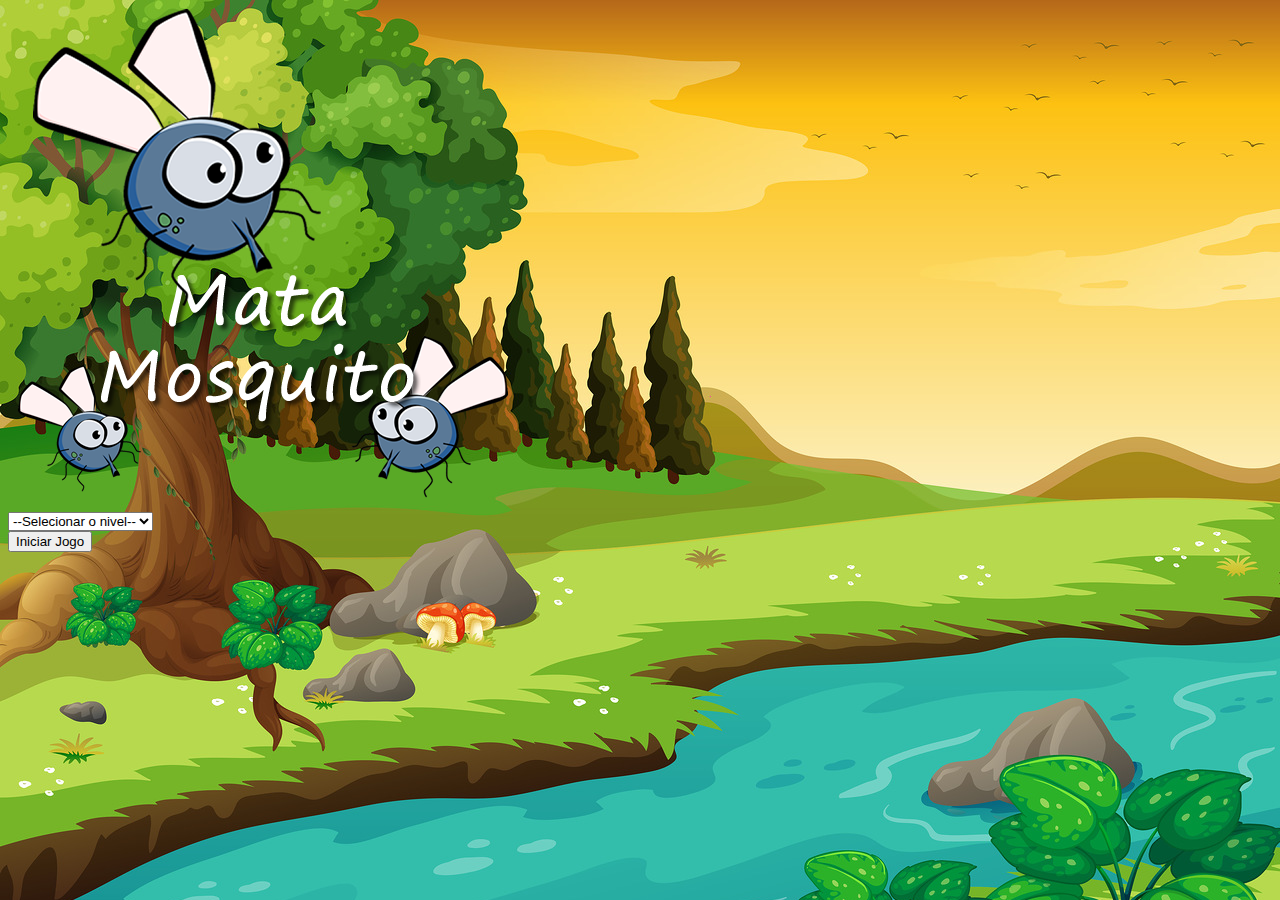
<file: index.html>
<!DOCTYPE html>
<html lang="pt-br">
<head>
  <meta charset="UTF-8">
  <meta name="viewport" content="width=device-width, initial-scale=1.0">
  <title>Document</title>

  <link href="https://cdn.jsdelivr.net/npm/bootstrap@5.3.1/dist/css/bootstrap.min.css" rel="stylesheet" integrity="sha384-4bw+/aepP/YC94hEpVNVgiZdgIC5+VKNBQNGCHeKRQN+PtmoHDEXuppvnDJzQIu9" crossorigin="anonymous">

  <link rel="stylesheet" href="estyle.css">
</head>
<body>

  <div class="container">
    <div class="row">
      <div class="col">
         <div class="d-flex justify-content-center">

           <img src="imagens/game.png" alt="">

         </div>

      </div>

    </div>

    <div class="row">
      <div class="col">
         <div class="d-flex justify-content-center">
            <div class="mb-2">
              <select class="form-control" id="nivel" >
                <option value="">--Selecionar o nivel--</option>
                <option value="normal">Normal</option>
                <option value="dificil">Difícil</option>
                <option value="chucknorris">Chuck Norris</option>
              </select>
              </div>
            </div>
         </div>
      </div>

    <div class="row">
      <div class="col">
         <div class="d-flex justify-content-center">

          <button type="button" class="btn btn-danger btn-lg" onclick="iniciarJogo()">Iniciar Jogo</button>

         </div>

      </div>

    </div>




  </div>


  <script>

  function iniciarJogo() {
    var nivel = document.getElementById('nivel').value
    
    if(nivel === ''){
      alert('selecione um nivel para iniciar o jogo')
      return false
    }
    //redirecionar a pagina app
    window.location.href = 'app.html?' + nivel

  }

  </script>
  
</body>
</html>
</file>
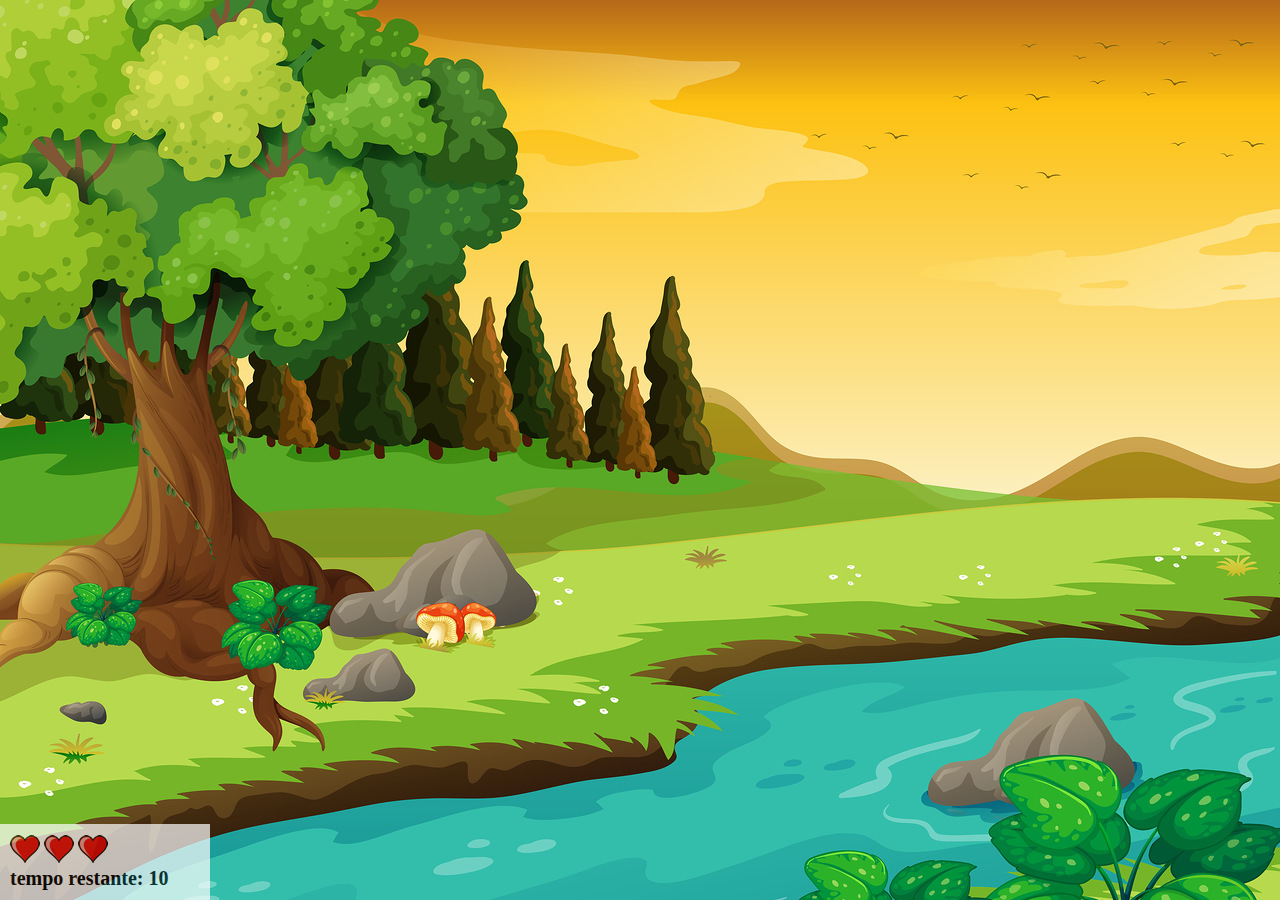
<file: app.html>
<!DOCTYPE html>
<html lang="pt-br">
<head>
  <meta charset="UTF-8">
  <meta name="viewport" content="width=device-width, initial-scale=1.0">
  <title></title>

  <link rel="stylesheet" href="estyle.css">

  <script src="jogo.js"></script>

</head>
<body onresize="ajustaTamanhoPalcoJogo()">

  <div class="painel">

    <div class="vidas">
      <img id="v1" src="imagens/coracao_cheio.png" alt="">
      <img id="v2" src="imagens/coracao_cheio.png" alt="">
      <img id="v3" src="imagens/coracao_cheio.png" alt="">


    </div>

    <div class="cronometro">
      tempo restante: <span id="cronometro"></span>
    </div>

  </div>

  



  <script>

    document.getElementById('cronometro').innerHTML = tempo

    //criar um novo mosquito a cada 1 segundo
    var criaMosquito = setInterval(function() {
        posicaoRandomica()
    }, criarMosquitoTempo)


  </script>


 

</body>
</html>
</file>
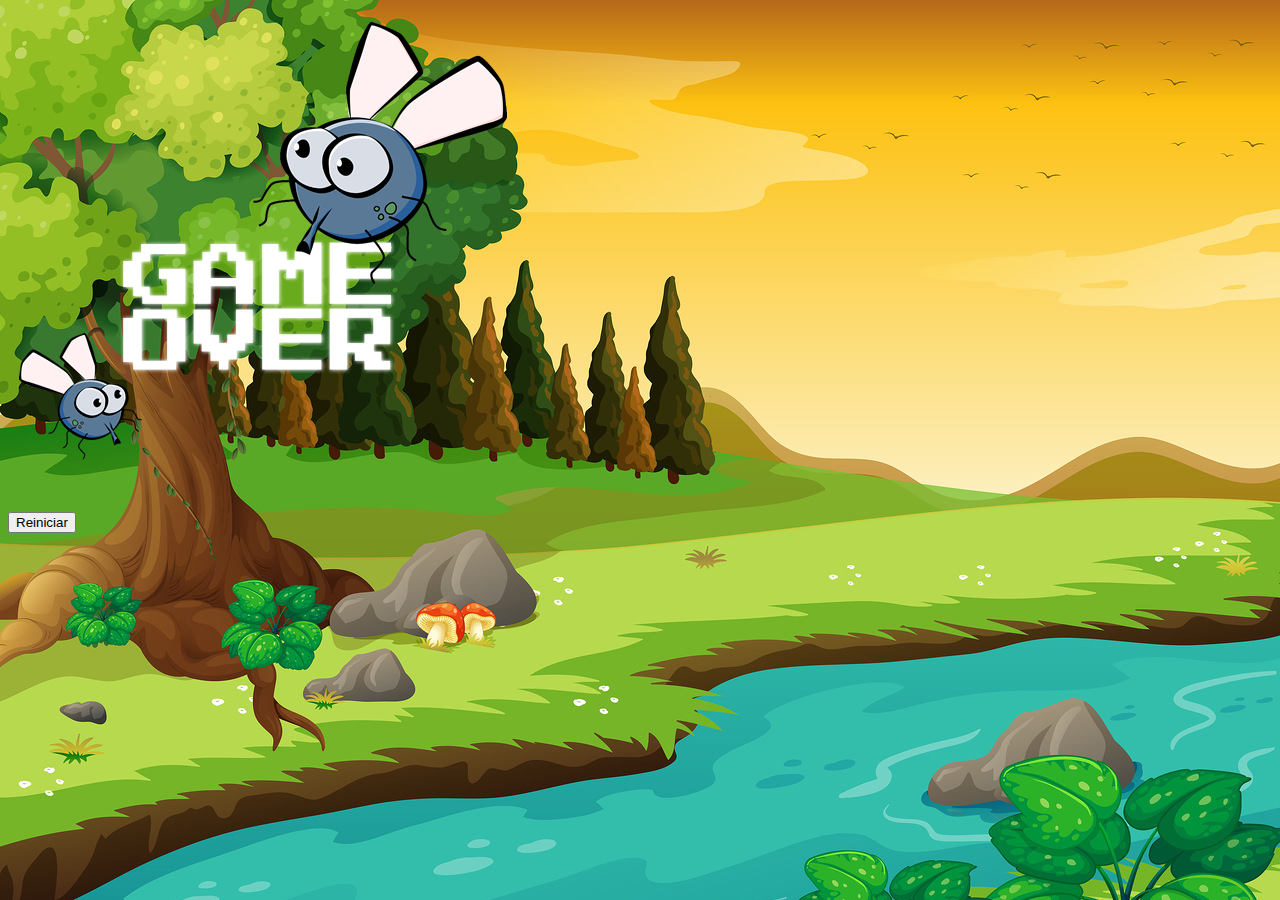
<file: fim_de_jogo.html>
<!DOCTYPE html>
<html lang="pt-br">
<head>
  <meta charset="UTF-8">
  <meta name="viewport" content="width=device-width, initial-scale=1.0">
  <title>Document</title>

  <link href="https://cdn.jsdelivr.net/npm/bootstrap@5.3.1/dist/css/bootstrap.min.css" rel="stylesheet" integrity="sha384-4bw+/aepP/YC94hEpVNVgiZdgIC5+VKNBQNGCHeKRQN+PtmoHDEXuppvnDJzQIu9" crossorigin="anonymous">

  <link rel="stylesheet" href="estyle.css">
</head>
<body>

  <div class="container">
    <div class="row">
      <div class="col">
         <div class="d-flex justify-content-center">

           <img src="imagens/game_over.png" alt="">

         </div>

      </div>

    </div>

    <div class="row">
      <div class="col">
         <div class="d-flex justify-content-center">

          <button type="button" class="btn btn-dark btn-lg" onclick= "window.location.href = 'index.html'">Reiniciar</button>

         </div>

      </div>

    </div>




  </div>
  
</body>
</html>
</file>
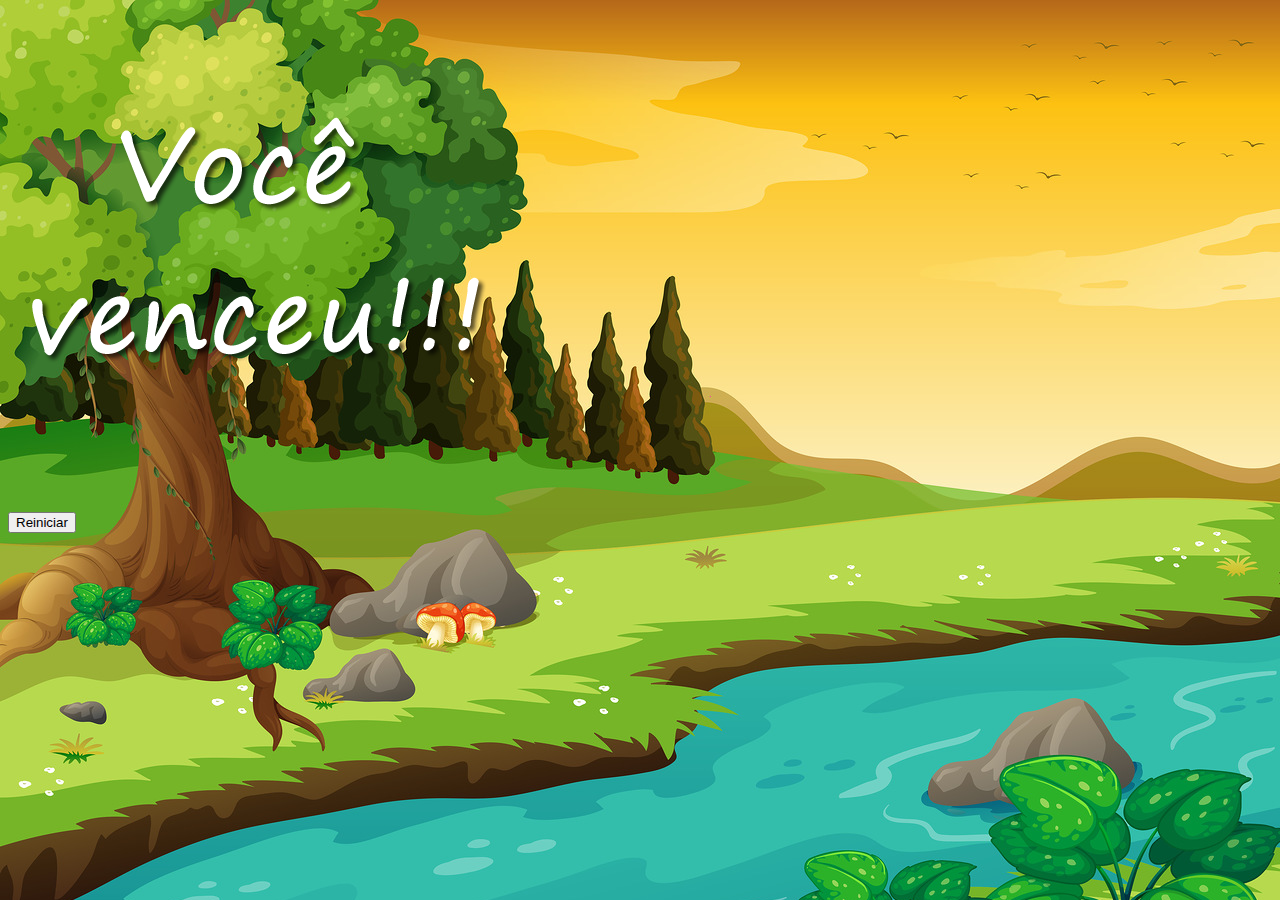
<file: vitoria.html>
<!DOCTYPE html>
<html lang="pt-br">
<head>
  <meta charset="UTF-8">
  <meta name="viewport" content="width=device-width, initial-scale=1.0">
  <title>Document</title>

  <link href="https://cdn.jsdelivr.net/npm/bootstrap@5.3.1/dist/css/bootstrap.min.css" rel="stylesheet" integrity="sha384-4bw+/aepP/YC94hEpVNVgiZdgIC5+VKNBQNGCHeKRQN+PtmoHDEXuppvnDJzQIu9" crossorigin="anonymous">

  <link rel="stylesheet" href="estyle.css">
</head>
<body>

  <div class="container">
    <div class="row">
      <div class="col">
         <div class="d-flex justify-content-center">

           <img src="imagens/vitoria.png" alt="">

         </div>

      </div>

    </div>

    <div class="row">
      <div class="col">
         <div class="d-flex justify-content-center">

          <button type="button" class="btn btn-dark btn-lg" onclick="window.location.href = 'index.html'">Reiniciar</button>

         </div>

      </div>

    </div>




  </div>
  
</body>
</html>
</file>
<file: estyle.css>
html {
  cursor: url(imagens/mata_mosca.png) 30 30, auto;
}

body {
  background-image: url(imagens/bg.jpg);
  background-repeat: no-repeat;
  background-size:100%;
}


.mosquito1 {
  width: 50px;
  height: 50px;
 
}


.mosquito2 {
  width: 70px;
  height: 70px;
 
}

.mosquito3 {
  width: 90px;
  height: 90px;
 
}

.ladoA {
  transform: scaleX(1);
}
.ladoB {
  transform: scaleX(-1);
}

.painel {
  
  position: absolute;
  width: 190px;
  padding: 10px;
  left: 0px;
  bottom: 0px;
  border-top: solid 1px #fff;
  background-color: #fff;
  opacity: 0.7;
}

.vidas {
 
  float: left;
}

.cronometro {
  float: left;
  font-size: 20px;
  font-weight: bold;
}
</file>
